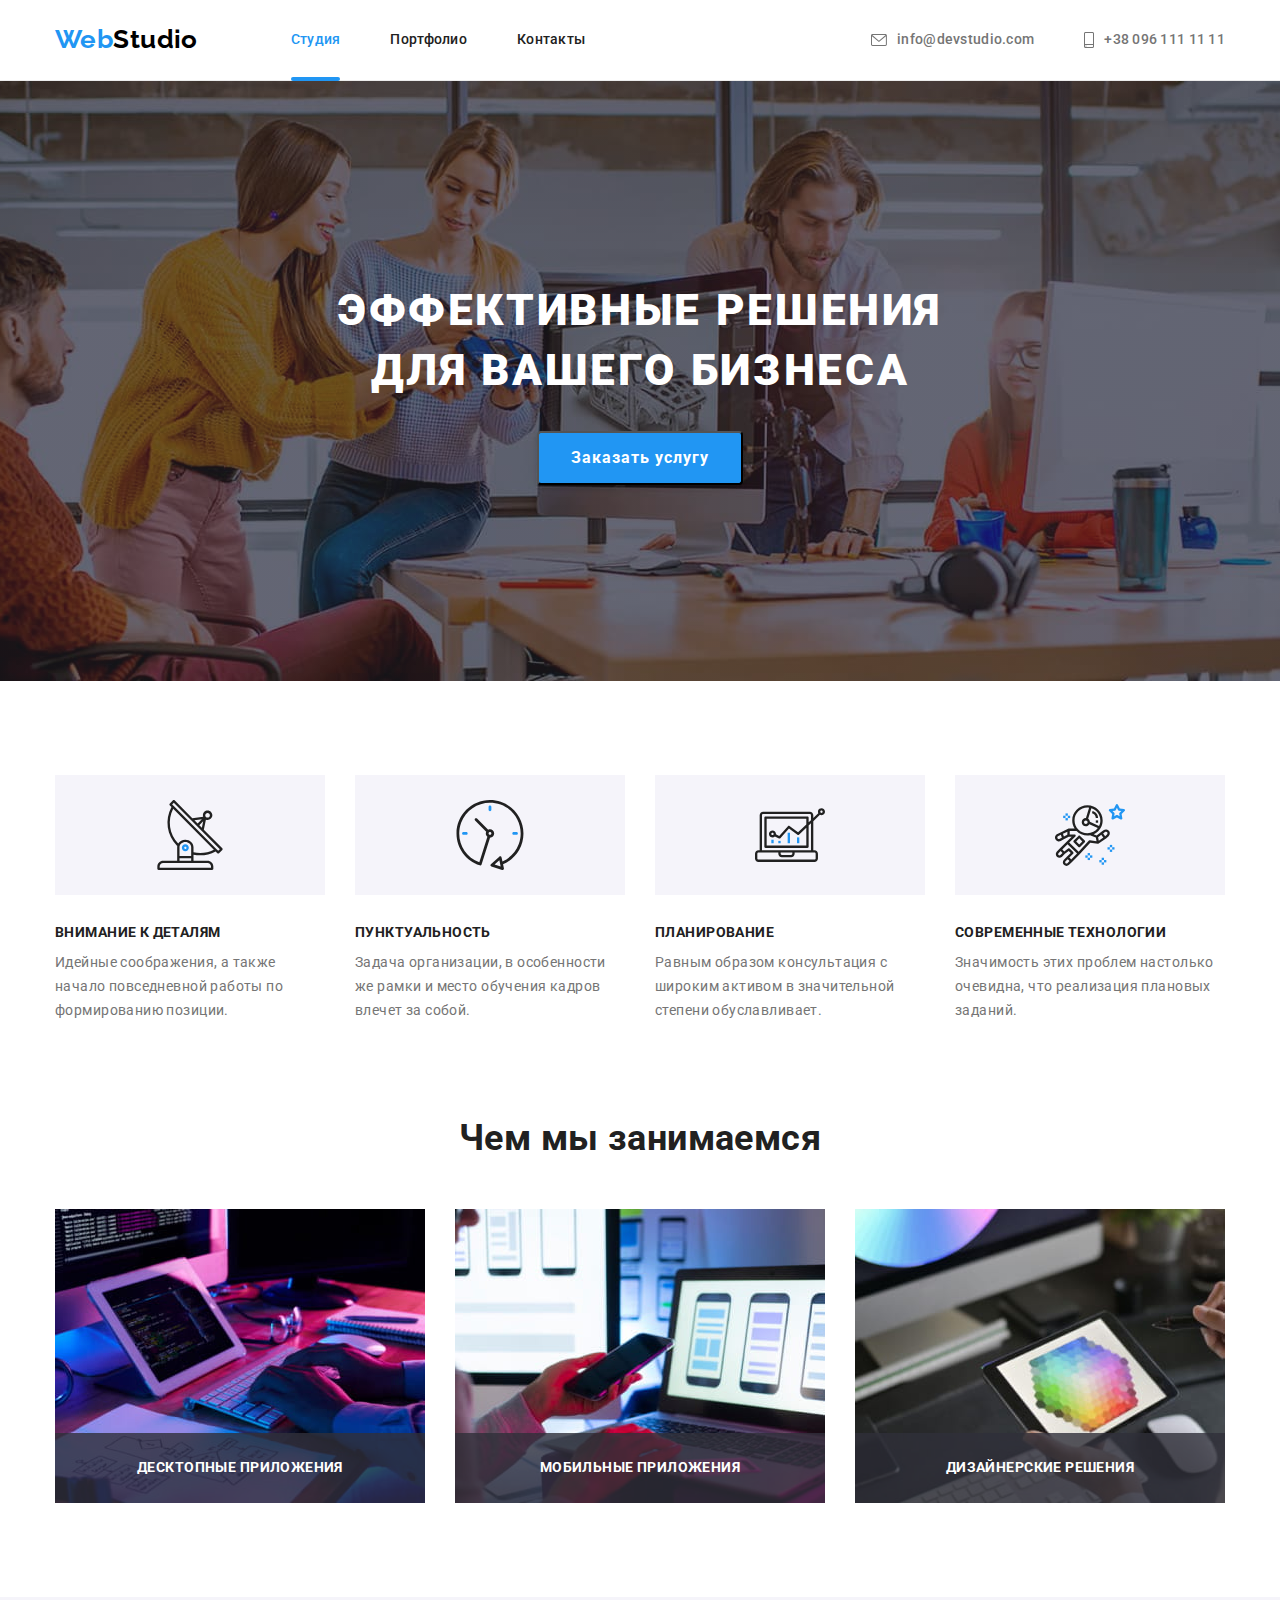
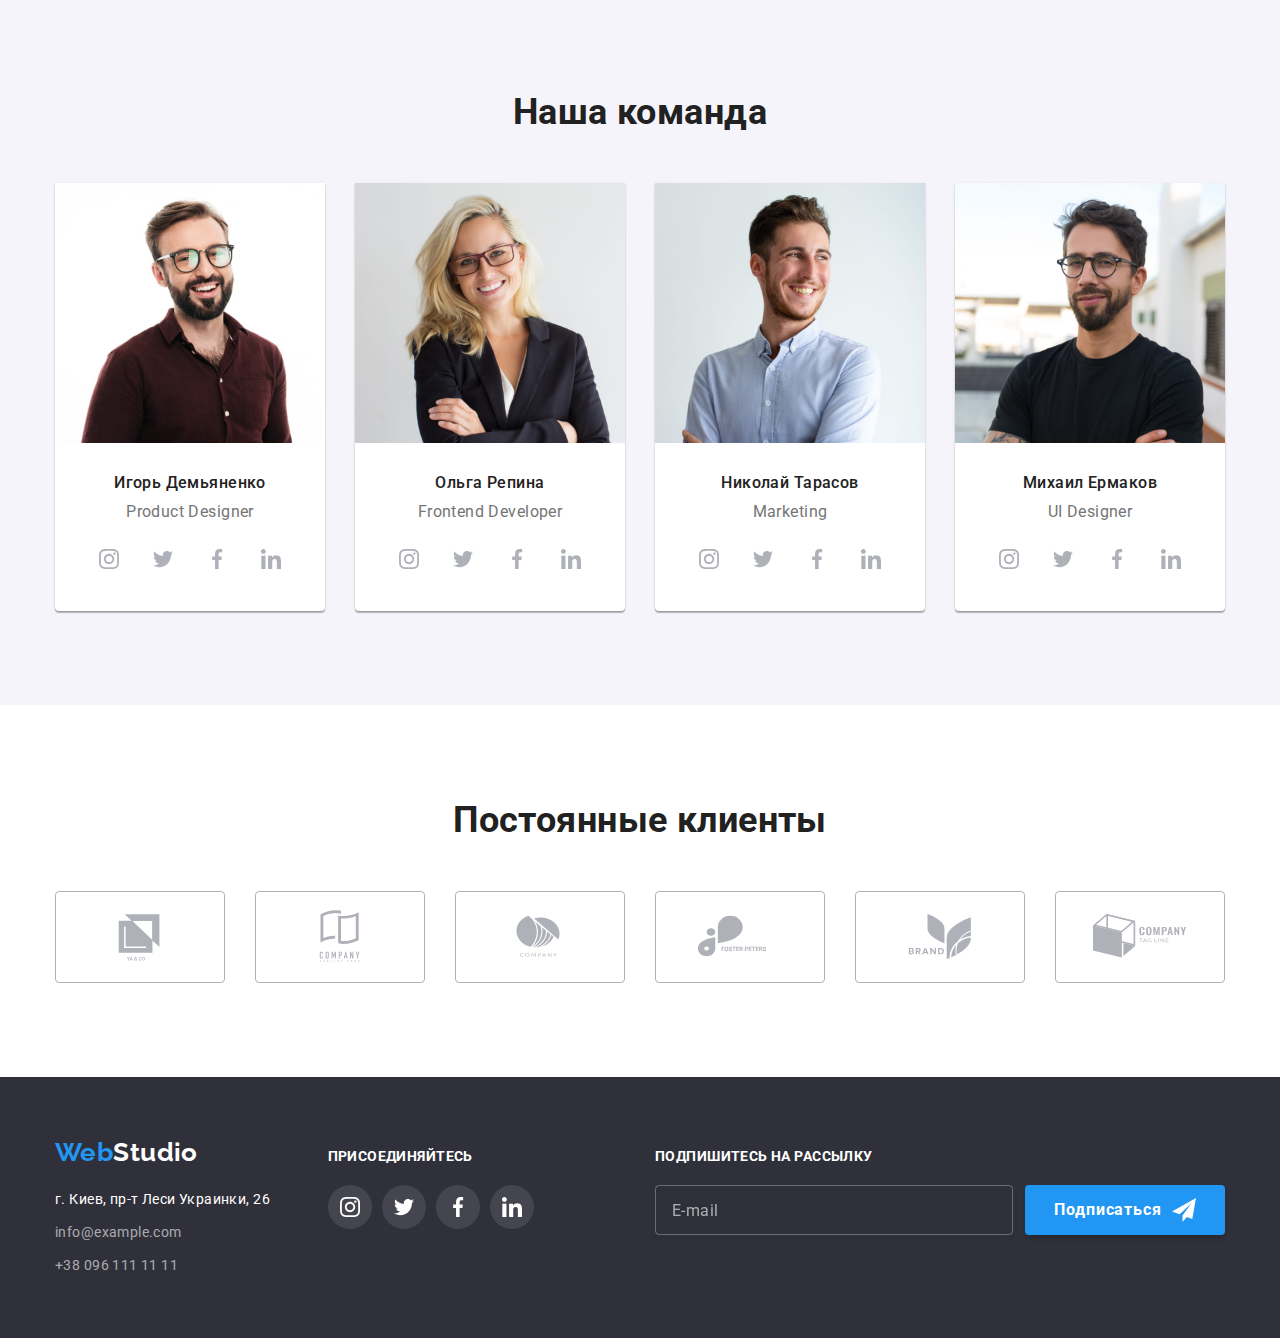
<file: index.html>
<!DOCTYPE html>
<html lang="ru">
  <head>
    <meta charset="UTF-8" />
    <meta http-equiv="X-UA-Compatible" content="IE=edge" />
    <meta name="viewport" content="width=device-width, initial-scale=1.0" />
    <title>Студия</title>
    <link
      rel="stylesheet"
      href="https://cdnjs.cloudflare.com/ajax/libs/modern-normalize/0.2.0/modern-normalize.min.css"
    />
    <link rel="preconnect" href="https://fonts.gstatic.com" />
    <link
      href="https://fonts.googleapis.com/css2?family=Raleway:wght@700&family=Roboto:wght@400;500;700;900&display=swap"
      rel="stylesheet"
    />
    <link rel="stylesheet" href="./css/main.min.css" />
  </head>
  <body>
    <header class="page-header">
      <div class="page-header__container container">
        <nav class="nav">
          <a class="link logo logo--margin-right" href="./index.html"
            ><span class="logo__web">Web</span><span class="logo__studio--dark">Studio</span></a
          >
          <ul class="nav__list list">
            <li class="nav__item"><a class="nav__link nav__link--current link" href="./index.html">Студия</a></li>
            <li class="nav__item"><a class="nav__link nav__link--dark link" href="./portfolio.html">Портфолио</a></li>
            <li class="nav__item"><a class="nav__link nav__link--dark link" href="">Контакты</a></li>
          </ul>
        </nav>
        <ul class="nav__list nav__list--column list">
          <li class="nav__item--column">
            <a class="nav__link link nav__link--column" href="mailto:info@devstudio.com">
              <svg class="nav__icon nav__icon--mail">
                <use href="./images/svg/icons.svg#icon-envelope"></use>
              </svg>
              info@devstudio.com</a
            >
          </li>
          <li class="nav__item--column">
            <a class="link nav__link nav__link--column" href="tel:+380961111111">
              <svg class="nav__icon--phone">
                <use href="./images/svg/icons.svg#icon-smartphone"></use>
              </svg>
              +38 096 111 11 11</a
            >
          </li>
        </ul>
        <button class="mobile-menu__button" data-menu-button>
          <svg class="mobile-menu__icon">
            <use class="mobile-menu__icon mobile-menu__icon--menu" href="./images/svg/icons.svg#icon-menu"></use>
            <use class="mobile-menu__icon mobile-menu__icon--cross" href="./images/svg/icons.svg#icon-cross"></use>
          </svg>
        </button>
      </div>
    </header>
    <div class="mobile-menu" data-menu>
      <ul class="mobile-menu__list list">
        <li class="mobile-menu__item">
          <a class="mobile-menu__link mobile-menu__link--current link" href="./index.html">Студия</a>
        </li>
        <li class="mobile-menu__item">
          <a class="mobile-menu__link nav__link--dark link" href="./portfolio.html">Портфолио</a>
        </li>
        <li class="mobile-menu__item"><a class="mobile-menu__link nav__link--dark link" href="">Контакты</a></li>
      </ul>
      <ul class="mobile-menu__list mobile-menu__list--bottom list">
        <li class="mobile-menu__item">
          <a class="link mobile-menu__link mobile-menu__link--mobile" href="tel:+380961111111"> +38 096 111 11 11</a>
        </li>
        <li class="mobile-menu__item">
          <a class="mobile-menu__link link mobile-menu__link--mail" href="mailto:info@devstudio.com">
            info@devstudio.com</a
          >
        </li>
      </ul>
      <ul class="socials-menu__list list">
        <li class="socials-menu__item">
          <a class="socials-menu__link link" href="">Instagram</a>
        </li>
        <li class="socials-menu__item">
          <a class="socials-menu__link link" href="">Twitter</a>
        </li>
        <li class="socials-menu__item">
          <a class="socials-menu__link link" href="">Facebook</a>
        </li>
        <li class="socials-menu__item">
          <a class="socials-menu__link link" href="">LinkedIn</a>
        </li>
      </ul>
    </div>
    <main>
      <section class="hero">
        <div class="container">
          <h1 class="hero__title">
            Эффективные решения <br />
            для вашего бизнеса
          </h1>
          <button data-modal-open class="button hero__button" type="button">Заказать услугу</button>
        </div>
      </section>
      <section class="advantages">
        <div class="container">
          <h2 class="visually-hidden">Наши преимущества</h2>
          <ul class="grid list advantages__list">
            <li class="grid__item advantages__item advantages__item--details">
              <h3 class="advantages__title">Внимание к деталям</h3>
              <p class="advantages__text">
                Идейные соображения, а также начало повседневной работы по формированию позиции.
              </p>
            </li>
            <li class="grid__item advantages__item advantages__item--time">
              <h3 class="advantages__title">Пунктуальность</h3>
              <p class="advantages__text">
                Задача организации, в особенности же рамки и место обучения кадров влечет за собой.
              </p>
            </li>
            <li class="grid__item advantages__item advantages__item--plan">
              <h3 class="advantages__title">Планирование</h3>
              <p class="advantages__text">
                Равным образом консультация с широким активом в значительной степени обуславливает.
              </p>
            </li>
            <li class="grid__item advantages__item advantages__item--techno">
              <h3 class="advantages__title">Современные технологии</h3>
              <p class="advantages__text">
                Значимость этих проблем настолько очевидна, что реализация плановых заданий.
              </p>
            </li>
          </ul>
        </div>
      </section>
      <section class="service">
        <div class="container">
          <h2 class="service__title">Чем мы занимаемся</h2>
          <ul class="grid list">
            <li class="grid__item service__item">
              <div class="service__thumb">
                <picture>
                  <source
                    srcset="./images/desktop/box_1.jpg 1x, ./images/desktop/box_1@2x.jpg 2x"
                    media="(min-width: 1200px)"
                    type="image/jpeg"
                  />
                  <img src="./images/desktop/box_1.jpg" width="370" alt="Набор текста" />
                </picture>
                <div class="service__label">
                  <p class="service__text">Десктопные приложения</p>
                </div>
              </div>
            </li>
            <li class="grid__item service__item">
              <div class="service__thumb">
                <picture>
                  <source
                    srcset="./images/desktop/box_2.jpg 1x, ./images/desktop/box_2@2x.jpg 2x"
                    type="image/jpeg"
                    media="(min-width: 1200px)"
                  />
                  <img src="./images/desktop/box_2.jpg" width="370" alt="ПО для телефонов" />
                </picture>
                <div class="service__label">
                  <p class="service__text">Мобильные приложения</p>
                </div>
              </div>
            </li>
            <li class="grid__item service__item">
              <div class="service__thumb">
                <picture>
                  <source
                    srcset="./images/desktop/box_3.jpg 1x, ./images/desktop/box_3@2x.jpg 2x"
                    type="image/jpeg"
                    media="(min-width: 1200px)"
                  />
                  <img src="./images/desktop/box_3.jpg" width="370" alt="ПО для планшетов" />
                </picture>
                <div class="service__label">
                  <p class="service__text">Дизайнерские решения</p>
                </div>
              </div>
            </li>
          </ul>
        </div>
      </section>
      <section class="team">
        <div class="container">
          <h2 class="team__title">Наша команда</h2>
          <ul class="list team__list grid">
            <li class="grid__item team__item">
              <picture>
                <source
                  srcset="./images/desktop/igor-desk.jpg 1x, ./images/desktop/igor-desk@2x.jpg 2x"
                  media="(min-width: 1200px)"
                  type="image/jpeg"
                />
                <source
                  srcset="./images/tablet/igor-tab.jpg 1x, ./images/tablet/igor-tab@2x.jpg 2x"
                  media="(min-width: 768px)"
                  type="image/jpeg"
                />
                <source
                  srcset="./images/mobile/igor-mob.jpg 1x, ./images/mobile/igor-mob@2x.jpg 2x"
                  media="(max-width: 767px)"
                  type="image/jpeg"
                />
                <img src="./images/desktop/igor-desk.jpg" width="450" alt="Игорь Демьяненко" />
              </picture>
              <div class="team__label">
                <h3 class="team__name">Игорь Демьяненко</h3>
                <p class="team__position" lang="en">Product Designer</p>
                <ul class="list connection__list connection__list--centered">
                  <li class="connection__item">
                    <a href="" class="connection__link" target="_blank" rel="noopener noreferrer">
                      <svg class="connection__icon">
                        <use href="./images/svg/icons.svg#icon-instagram"></use>
                      </svg>
                    </a>
                  </li>
                  <li class="connection__item">
                    <a href="" class="connection__link" target="_blank" rel="noopener noreferrer">
                      <svg class="connection__icon">
                        <use href="./images/svg/icons.svg#icon-twitter"></use>
                      </svg>
                    </a>
                  </li>
                  <li class="connection__item">
                    <a href="" class="connection__link" target="_blank" rel="noopener noreferrer">
                      <svg class="connection__icon">
                        <use href="./images/svg/icons.svg#icon-facebook"></use>
                      </svg>
                    </a>
                  </li>
                  <li class="connection__item">
                    <a href="" class="connection__link" target="_blank" rel="noopener noreferrer">
                      <svg class="connection__icon">
                        <use href="./images/svg/icons.svg#icon-linkedin"></use>
                      </svg>
                    </a>
                  </li>
                </ul>
              </div>
            </li>
            <li class="grid__item team__item">
              <picture>
                <source
                  srcset="./images/desktop/olga-desk.jpg 1x, ./images/desktop/olga-desk@2x.jpg 2x"
                  media="(min-width: 1200px)"
                  type="image/jpeg"
                />
                <source
                  srcset="./images/tablet/olga-tab.jpg 1x, ./images/tablet/olga-tab@2x.jpg 2x"
                  media="(min-width: 768px)"
                  type="image/jpeg"
                />
                <source
                  srcset="./images/mobile/olga-mob.jpg 1x, ./images/mobile/olga-mob@2x.jpg 2x"
                  media="(max-width: 767px)"
                  type="image/jpeg"
                />
                <img src="./images/desktop/olga-desk.jpg" width="450" alt="Ольга Репина" />
              </picture>
              <div class="team__label">
                <h3 class="team__name">Ольга Репина</h3>
                <p class="team__position" lang="en">Frontend Developer</p>
                <ul class="list connection__list connection__list--centered">
                  <li class="connection__item">
                    <a href="" class="connection__link" target="_blank" rel="noopener noreferrer">
                      <svg class="connection__icon">
                        <use href="./images/svg/icons.svg#icon-instagram"></use>
                      </svg>
                    </a>
                  </li>
                  <li class="connection__item">
                    <a href="" class="connection__link" target="_blank" rel="noopener noreferrer">
                      <svg class="connection__icon">
                        <use href="./images/svg/icons.svg#icon-twitter"></use>
                      </svg>
                    </a>
                  </li>
                  <li class="connection__item">
                    <a href="" class="connection__link" target="_blank" rel="noopener noreferrer">
                      <svg class="connection__icon">
                        <use href="./images/svg/icons.svg#icon-facebook"></use>
                      </svg>
                    </a>
                  </li>
                  <li class="connection__item">
                    <a href="" class="connection__link" target="_blank" rel="noopener noreferrer">
                      <svg class="connection__icon">
                        <use href="./images/svg/icons.svg#icon-linkedin"></use>
                      </svg>
                    </a>
                  </li>
                </ul>
              </div>
            </li>
            <li class="grid__item team__item">
              <picture>
                <source
                  srcset="./images/desktop/nikola-desk.jpg 1x, ./images/desktop/nikola-desk@2x.jpg 2x"
                  media="(min-width: 1200px)"
                  type="image/jpeg"
                />
                <source
                  srcset="./images/tablet/nikola-tab.jpg 1x, ./images/tablet/nikola-tab@2x.jpg 2x"
                  media="(min-width: 768px)"
                  type="image/jpeg"
                />
                <source
                  srcset="./images/mobile/nikola-mob.jpg 1x, ./images/mobile/nikola-mob@2x.jpg 2x"
                  media="(max-width: 767px)"
                  type="image/jpeg"
                />
                <img src="./images/desktop/nikola-desk.jpg" width="450" alt="Николай Тарасов" />
              </picture>

              <div class="team__label">
                <h3 class="team__name">Николай Тарасов</h3>
                <p class="team__position" lang="en">Marketing</p>
                <ul class="list connection__list connection__list--centered">
                  <li class="connection__item">
                    <a href="" class="connection__link" target="_blank" rel="noopener noreferrer">
                      <svg class="connection__icon">
                        <use href="./images/svg/icons.svg#icon-instagram"></use>
                      </svg>
                    </a>
                  </li>
                  <li class="connection__item">
                    <a href="" class="connection__link" target="_blank" rel="noopener noreferrer">
                      <svg class="connection__icon">
                        <use href="./images/svg/icons.svg#icon-twitter"></use>
                      </svg>
                    </a>
                  </li>
                  <li class="connection__item">
                    <a href="" class="connection__link" target="_blank" rel="noopener noreferrer">
                      <svg class="connection__icon">
                        <use href="./images/svg/icons.svg#icon-facebook"></use>
                      </svg>
                    </a>
                  </li>
                  <li class="connection__item">
                    <a href="" class="connection__link" target="_blank" rel="noopener noreferrer">
                      <svg class="connection__icon">
                        <use href="./images/svg/icons.svg#icon-linkedin"></use>
                      </svg>
                    </a>
                  </li>
                </ul>
              </div>
            </li>
            <li class="grid__item team__item">
              <picture>
                <source
                  srcset="./images/desktop/mihail-desk.jpg 1x, ./images/desktop/mihail-desk@2x.jpg 2x"
                  media="(min-width: 1200px)"
                  type="image/jpeg"
                />
                <source
                  srcset="./images/tablet/mihail-tab.jpg 1x, ./images/tablet/mihail-tab@2x.jpg 2x"
                  media="(min-width: 768px)"
                  type="image/jpeg"
                />
                <source
                  srcset="./images/mobile/mihail-mob.jpg 1x, ./images/mobile/mihail-mob@2x.jpg 2x"
                  media="(max-width: 767px)"
                  type="image/jpeg"
                />
                <img src="./images/desktop/mihail-desk.jpg" width="450" alt="Михаил Ермаков" />
              </picture>
              <div class="team__label">
                <h3 class="team__name">Михаил Ермаков</h3>
                <p class="team__position" lang="en">UI Designer</p>
                <ul class="list connection__list connection__list--centered">
                  <li class="connection__item">
                    <a href="" class="connection__link" target="_blank" rel="noopener noreferrer">
                      <svg class="connection__icon">
                        <use href="./images/svg/icons.svg#icon-instagram"></use>
                      </svg>
                    </a>
                  </li>
                  <li class="connection__item">
                    <a href="" class="connection__link" target="_blank" rel="noopener noreferrer">
                      <svg class="connection__icon">
                        <use href="./images/svg/icons.svg#icon-twitter"></use>
                      </svg>
                    </a>
                  </li>
                  <li class="connection__item">
                    <a href="" class="connection__link" target="_blank" rel="noopener noreferrer">
                      <svg class="connection__icon">
                        <use href="./images/svg/icons.svg#icon-facebook"></use>
                      </svg>
                    </a>
                  </li>
                  <li class="connection__item">
                    <a href="" class="connection__link" target="_blank" rel="noopener noreferrer">
                      <svg class="connection__icon">
                        <use href="./images/svg/icons.svg#icon-linkedin"></use>
                      </svg>
                    </a>
                  </li>
                </ul>
              </div>
            </li>
          </ul>
        </div>
      </section>
      <section class="clients">
        <div class="container">
          <h2 class="clients__title">Постоянные клиенты</h2>
          <ul class="list clients__list grid">
            <li class="clients__item grid__item">
              <a href="" class="clients__link" target="_blank" rel="noopener noreferrer">
                <svg class="clients__icon" width="106px" height="60px">
                  <use href="./images/svg/icons.svg#icon-logo-1"></use>
                </svg>
              </a>
            </li>
            <li class="clients__item grid__item">
              <a href="" class="clients__link" target="_blank" rel="noopener noreferrer">
                <svg class="clients__icon" width="106px" height="60px">
                  <use href="./images/svg/icons.svg#icon-logo-2"></use>
                </svg>
              </a>
            </li>
            <li class="clients__item grid__item">
              <a href="" class="clients__link" target="_blank" rel="noopener noreferrer">
                <svg class="clients__icon" width="106px" height="60px">
                  <use href="./images/svg/icons.svg#icon-logo-3"></use>
                </svg>
              </a>
            </li>
            <li class="clients__item grid__item">
              <a href="" class="clients__link" target="_blank" rel="noopener noreferrer">
                <svg class="clients__icon" width="106px" height="60px">
                  <use href="./images/svg/icons.svg#icon-logo-4"></use>
                </svg>
              </a>
            </li>
            <li class="clients__item grid__item">
              <a href="" class="clients__link" target="_blank" rel="noopener noreferrer">
                <svg class="clients__icon" width="106px" height="60px">
                  <use href="./images/svg/icons.svg#icon-logo-5"></use>
                </svg>
              </a>
            </li>
            <li class="clients__item grid__item">
              <a href="" class="clients__link" target="_blank" rel="noopener noreferrer">
                <svg class="clients__icon" width="106px" height="60px">
                  <use href="./images/svg/icons.svg#icon-logo-6"></use>
                </svg>
              </a>
            </li>
          </ul>
        </div>
      </section>
    </main>
    <footer class="page-footer">
      <div class="page-footer__container container">
        <div class="page-footer__information">
          <a class="logo--margin-bottom logo link" href="./index.html"
            ><span class="logo__web">Web</span><span class="logo__studio--light">Studio</span></a
          >
          <address class="page-footer__address">
            <a
              class="link page-footer__link page-footer__link--map"
              href="https://goo.gl/maps/1DNoKF33UTmtUTMx8"
              target="_blank"
              rel="noopener norefferer"
              >г. Киев, пр-т Леси Украинки, 26</a
            >
            <br />
            <a class="link page-footer__link page-footer__link--info" href="mailto:info@example.com">info@example.com</a
            ><br />
            <a class="link page-footer__link page-footer__link--info" href="tel:+380961111111">+38 096 111 11 11</a
            ><br />
          </address>
        </div>
        <div class="connection">
          <h2 class="connection__title">присоединяйтесь</h2>
          <ul class="list connection__list connection__list--footer">
            <li class="connection__item">
              <a href="" class="link connection__link connection-link--white" target="_blank" rel="noopener noreferrer">
                <svg class="connection__icon">
                  <use href="./images/svg/icons.svg#icon-instagram"></use>
                </svg>
              </a>
            </li>
            <li class="connection__item">
              <a href="" class="link connection__link connection-link--white" target="_blank" rel="noopener noreferrer">
                <svg class="connection__icon">
                  <use href="./images/svg/icons.svg#icon-twitter"></use>
                </svg>
              </a>
            </li>
            <li class="connection__item">
              <a href="" class="link connection__link connection-link--white" target="_blank" rel="noopener noreferrer">
                <svg class="connection__icon">
                  <use href="./images/svg/icons.svg#icon-facebook"></use>
                </svg>
              </a>
            </li>
            <li class="connection__item">
              <a href="" class="link connection__link connection-link--white" target="_blank" rel="noopener noreferrer">
                <svg class="connection__icon">
                  <use href="./images/svg/icons.svg#icon-linkedin"></use>
                </svg>
              </a>
            </li>
          </ul>
        </div>
        <div class="subscription">
          <h2 class="subscription__title">Подпишитесь на рассылку</h2>
          <form class="subscription__form" autocomplete="off">
            <input type="email" name="email" class="subscription__form--email" placeholder="E-mail" />
            <button type="submit" class="subscription__form--submit submit">Подписаться</button>
          </form>
        </div>
      </div>
    </footer>
    <div class="backdrop is-hidden" data-modal>
      <div class="modal">
        <button aria-label="Закрыть окно" class="modal__button--close" data-modal-close>
          <svg class="modal__icon">
            <use class="modal__icon--close" href="./images/svg/icons.svg#icon-cross"></use>
          </svg>
        </button>
        <form class="main-form" autocomplete="off">
          <h2 class="main-form__title">Оставьте свои данные, мы вам перезвоним</h2>
          <div class="main-form__field">
            <label class="main-form__label">
              Имя
              <input class="main-form__input" type="text" name="username" />
              <span>
                <svg class="main-form__icon">
                  <use href="./images/svg/icons.svg#icon-person-modal"></use>
                </svg>
              </span>
            </label>
          </div>
          <div class="main-form__field">
            <label class="main-form__label">
              Телефон
              <input class="main-form__input" type="tel" name="phone_number" />
              <span>
                <svg class="main-form__icon">
                  <use href="./images/svg/icons.svg#icon-phone-modal"></use>
                </svg>
              </span>
            </label>
          </div>
          <div class="main-form__field">
            <label class="main-form__label">
              Почта
              <input class="main-form__input" type="email" name="email" />
              <span>
                <svg class="main-form__icon">
                  <use href="./images/svg/icons.svg#icon-email-modal"></use>
                </svg>
              </span>
            </label>
          </div>
          <div class="main-form__field">
            <label class="main-form__label">
              Комментарий
              <textarea
                class="main-form__input main-form__input--comment"
                name="comment"
                placeholder="Введите текст"
              ></textarea>
            </label>
          </div>
          <div class="checkbox">
            <label class="checkbox__label">
              <input type="checkbox" name="agreement" class="checkbox__input visually-hidden" />
              <span class="checkbox__icon"> </span>
              <p class="checkbox__text">
                Соглашаюсь с рассылкой и принимаю <a class="checkbox__link" href="">Условия договора</a>
              </p>
            </label>
          </div>
          <button type="submit" class="submit main-form__submit">Отправить</button>
        </form>
      </div>
    </div>
    <script src="./js/mobile-menu.js"></script>
    <script src="./js/modal.js"></script>
  </body>
</html>
</file>
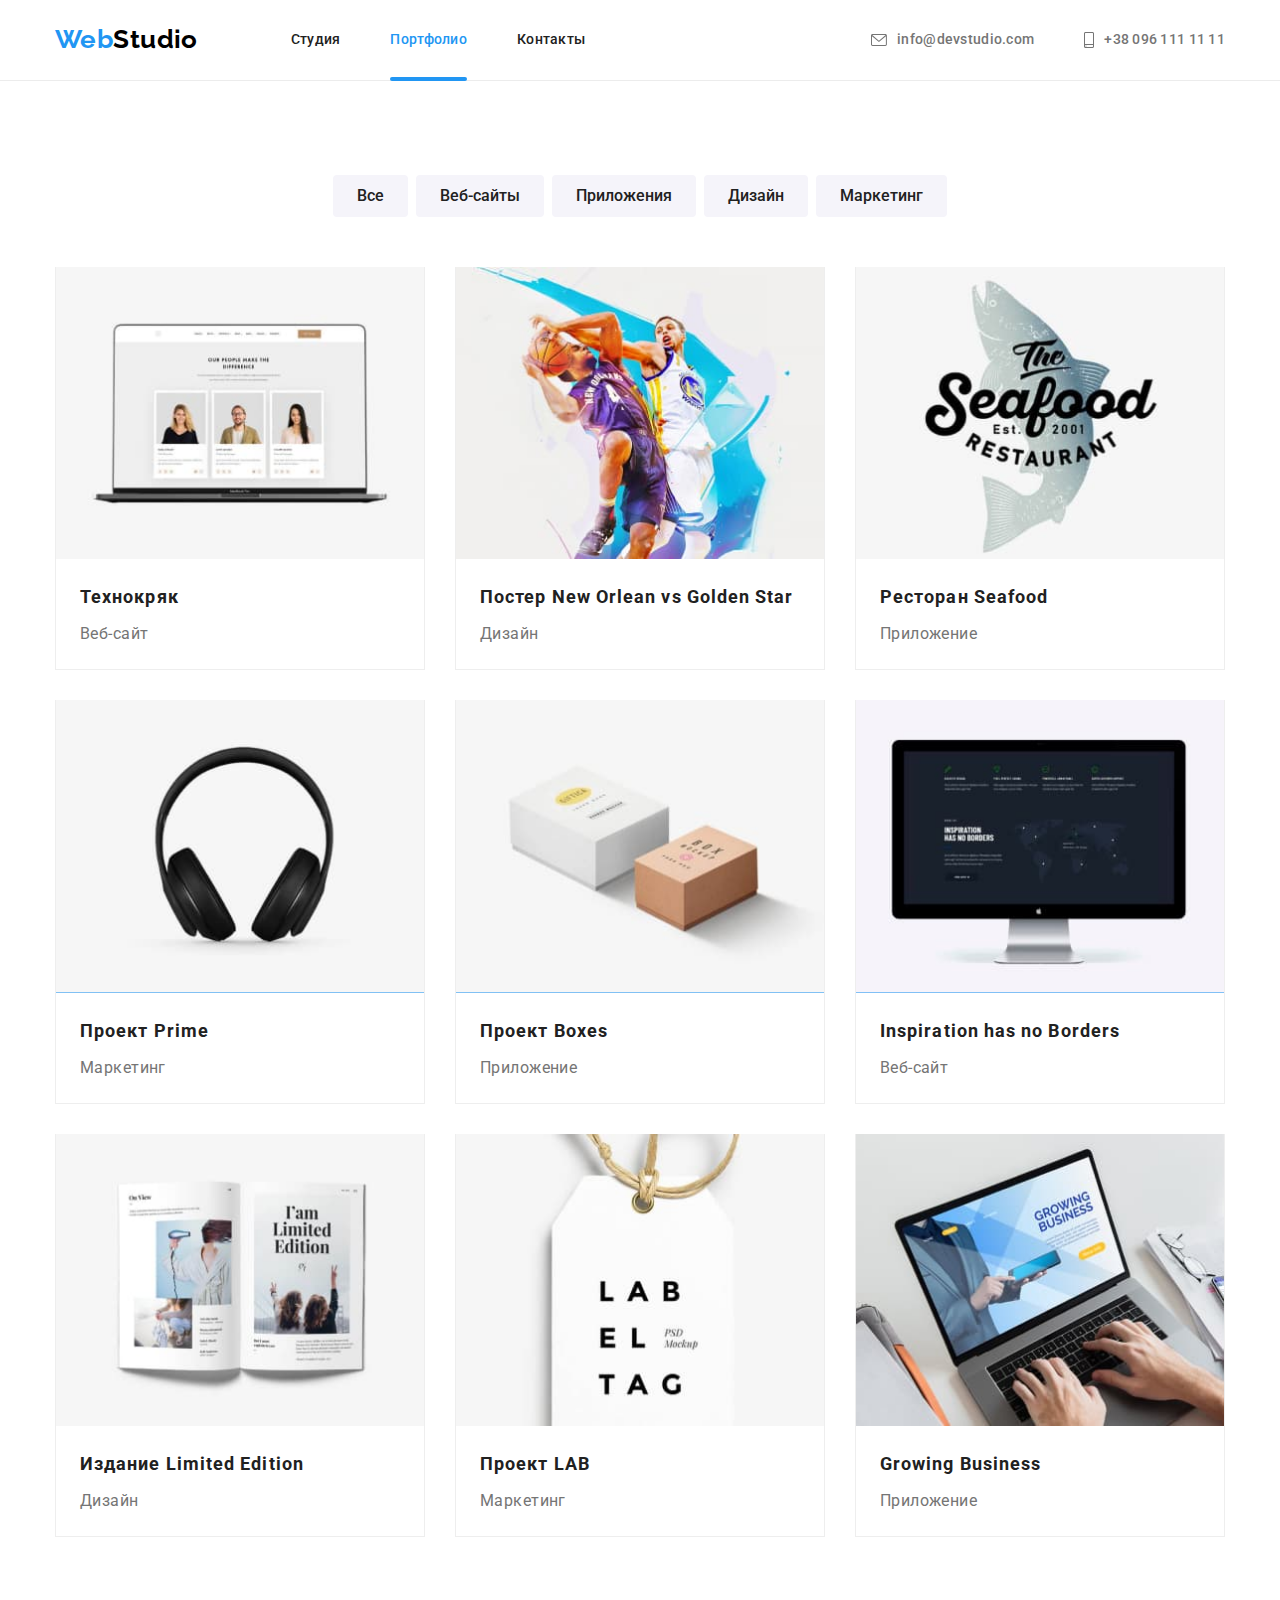
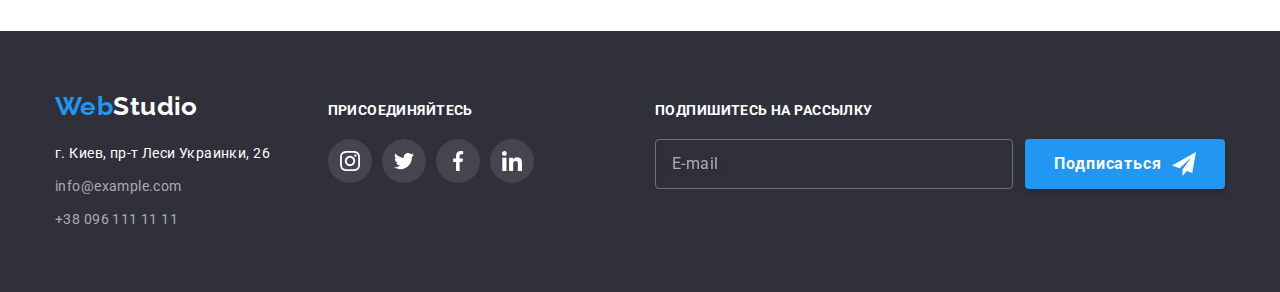
<file: portfolio.html>
<!DOCTYPE html>
<html lang="ru">
  <head>
    <meta charset="UTF-8" />
    <meta http-equiv="X-UA-Compatible" content="IE=edge" />
    <meta name="viewport" content="width=device-width, initial-scale=1.0" />
    <title>Портфолио</title>
    <link
      rel="stylesheet"
      href="https://cdnjs.cloudflare.com/ajax/libs/modern-normalize/0.2.0/modern-normalize.min.css"
    />
    <link rel="preconnect" href="https://fonts.gstatic.com" />
    <link
      href="https://fonts.googleapis.com/css2?family=Raleway:wght@700&family=Roboto:wght@400;500;700;900&display=swap"
      rel="stylesheet"
    />
    <link rel="stylesheet" href="./css/main.min.css" />
  </head>
  <body>
    <header class="page-header">
      <div class="page-header__container container">
        <nav class="nav">
          <a class="link logo logo--margin-right" href="./index.html"
            ><span class="logo__web">Web</span><span class="logo__studio--dark">Studio</span></a
          >
          <ul class="nav__list list">
            <li class="nav__item"><a class="nav__link link nav__link--dark" href="./index.html">Студия</a></li>
            <li class="nav__item">
              <a class="nav__link link nav__link--current" href="./portfolio.html">Портфолио</a>
            </li>
            <li class="nav__item"><a class="nav__link nav__link--dark link" href="">Контакты</a></li>
          </ul>
        </nav>
        <ul class="nav__list nav__list--column list">
          <li class="nav__item--column">
            <a class="nav__link link nav__link--column" href="mailto:info@devstudio.com">
              <svg class="nav__icon nav__icon--mail">
                <use href="./images/svg/icons.svg#icon-envelope"></use>
              </svg>
              info@devstudio.com</a
            >
          </li>
          <li class="nav__item--column">
            <a class="link nav__link nav__link--column" href="tel:+380961111111">
              <svg class="nav__icon--phone">
                <use href="./images/svg/icons.svg#icon-smartphone"></use>
              </svg>
              +38 096 111 11 11</a
            >
          </li>
        </ul>
        <button class="mobile-menu__button" data-menu-button>
          <svg class="mobile-menu__icon">
            <use class="mobile-menu__icon mobile-menu__icon--menu" href="./images/svg/icons.svg#icon-menu"></use>
            <use class="mobile-menu__icon mobile-menu__icon--cross" href="./images/svg/icons.svg#icon-cross"></use>
          </svg>
        </button>
      </div>
    </header>
    <div class="mobile-menu" data-menu>
      <ul class="mobile-menu__list list">
        <li class="mobile-menu__item">
          <a class="mobile-menu__link nav__link--dark link" href="./index.html">Студия</a>
        </li>
        <li class="mobile-menu__item">
          <a class="mobile-menu__link mobile-menu__link--current link" href="./portfolio.html">Портфолио</a>
        </li>
        <li class="mobile-menu__item"><a class="mobile-menu__link nav__link--dark link" href="">Контакты</a></li>
      </ul>
      <ul class="mobile-menu__list mobile-menu__list--bottom list">
        <li class="mobile-menu__item">
          <a class="link mobile-menu__link mobile-menu__link--mobile" href="tel:+380961111111"> +38 096 111 11 11</a>
        </li>
        <li class="mobile-menu__item">
          <a class="mobile-menu__link link mobile-menu__link--mail" href="mailto:info@devstudio.com">
            info@devstudio.com</a
          >
        </li>
      </ul>
      <ul class="socials-menu__list list">
        <li class="socials-menu__item">
          <a class="socials-menu__link link" href="">Instagram</a>
        </li>
        <li class="socials-menu__item">
          <a class="socials-menu__link link" href="">Twitter</a>
        </li>
        <li class="socials-menu__item">
          <a class="socials-menu__link link" href="">Facebook</a>
        </li>
        <li class="socials-menu__item">
          <a class="socials-menu__link link" href="">LinkedIn</a>
        </li>
      </ul>
    </div>
    <main>
      <section class="portfolio">
        <div class="container">
          <h1 class="visually-hidden">Наши проекты</h1>
          <ul class="list portfolio__button-list">
            <li class="portfolio__button-item"><button class="button portfolio__button" type="button">Все</button></li>
            <li class="portfolio__button-item">
              <button class="button portfolio__button" type="button">Веб-сайты</button>
            </li>
            <li class="portfolio__button-item">
              <button class="button portfolio__button" type="button">Приложения</button>
            </li>
            <li class="portfolio__button-item">
              <button class="button portfolio__button" type="button">Дизайн</button>
            </li>
            <li class="portfolio__button-item">
              <button class="button portfolio__button" type="button">Маркетинг</button>
            </li>
          </ul>
          <ul class="list grid">
            <li class="grid__item portfolio__item">
              <div class="portfolio__thumb">
                <a class="link" href="">
                  <picture>
                    <source
                      srcset="./images/desktop/img1-desk.jpg 1x, ./images/desktop/img1-desk@2x.jpg 2x"
                      media="(min-width: 1200px)"
                      type="image/jpeg"
                    />
                    <source
                      srcset="./images/tablet/img1-tab.jpg 1x, ./images/tablet/img1-tab@2x.jpg 2x"
                      media="(min-width: 768px)"
                      type="image/jpeg"
                    />
                    <source
                      srcset="./images/mobile/img1-mob.jpg 1x, ./images/mobile/img1-mob@2x.jpg 2x"
                      media="(max-width: 767px)"
                      type="image/jpeg"
                    />
                    <img src="./images/desktop/img1-desk.jpg" width="450" alt="Технокряк" />
                  </picture>
                </a>
                <div class="portfolio__overlay">
                  <p class="portfolio__overlay--text">
                    Технокряк это современная площадка распространения коронавируса. Компании используют эту платформу
                    для цифрового шпионажа и атак на защищённые сервера конкурентов.
                  </p>
                </div>
              </div>
              <div class="portfolio__description">
                <h2 class="portfolio__title">Технокряк</h2>
                <p class="portfolio__label">Веб-сайт</p>
              </div>
            </li>
            <li class="grid__item portfolio__item">
              <div class="portfolio__thumb">
                <a class="link" href="">
                  <picture>
                    <source
                      srcset="./images/desktop/img2-desk.jpg 1x, ./images/desktop/img2-desk@2x.jpg 2x"
                      media="(min-width: 1200px)"
                      type="image/jpeg"
                    />
                    <source
                      srcset="./images/tablet/img2-tab.jpg 1x, ./images/tablet/img2-tab@2x.jpg 2x"
                      media="(min-width: 768px)"
                      type="image/jpeg"
                    />
                    <source
                      srcset="./images/mobile/img2-mob.jpg 1x, ./images/mobile/img2-mob@2x.jpg 2x"
                      media="(max-width: 767px)"
                      type="image/jpeg"
                    />
                    <img src="./images/desktop/img2-desk.jpg" width="450" alt="Постер New Orlean vs Golden Star" />
                  </picture>
                </a>
                <div class="portfolio__overlay">
                  <p class="portfolio__overlay--text">
                    Технокряк это современная площадка распространения коронавируса. Компании используют эту платформу
                    для цифрового шпионажа и атак на защищённые сервера конкурентов.
                  </p>
                </div>
              </div>
              <div class="portfolio__description">
                <h2 class="portfolio__title">Постер New Orlean vs Golden Star</h2>
                <p class="portfolio__label">Дизайн</p>
              </div>
            </li>
            <li class="grid__item portfolio__item">
              <div class="portfolio__thumb">
                <a class="link" href="">
                  <picture>
                    <source
                      srcset="./images/desktop/img3-desk.jpg 1x, ./images/desktop/img3-desk@2x.jpg 2x"
                      media="(min-width: 1200px)"
                      type="image/jpeg"
                    />
                    <source
                      srcset="./images/tablet/img3-tab.jpg 1x, ./images/tablet/img3-tab@2x.jpg 2x"
                      media="(min-width: 768px)"
                      type="image/jpeg"
                    />
                    <source
                      srcset="./images/mobile/img3-mob.jpg 1x, ./images/mobile/img3-mob@2x.jpg 2x"
                      media="(max-width: 767px)"
                      type="image/jpeg"
                    />
                    <img src="./images/desktop/img3-desk.jpg" width="450" alt="Ресторан Seafood" />
                  </picture>
                </a>
                <div class="portfolio__overlay">
                  <p class="portfolio__overlay--text">
                    Технокряк это современная площадка распространения коронавируса. Компании используют эту платформу
                    для цифрового шпионажа и атак на защищённые сервера конкурентов.
                  </p>
                </div>
              </div>
              <div class="portfolio__description">
                <h2 class="portfolio__title">Ресторан Seafood</h2>
                <p class="portfolio__label">Приложение</p>
              </div>
            </li>
            <li class="grid__item portfolio__item">
              <div class="portfolio__thumb">
                <a class="link" href="">
                  <picture>
                    <source
                      srcset="./images/desktop/img4-desk.jpg 1x, ./images/desktop/img4-desk@2x.jpg 2x"
                      media="(min-width: 1200px)"
                      type="image/jpeg"
                    />
                    <source
                      srcset="./images/tablet/img4-tab.jpg 1x, ./images/tablet/img4-tab@2x.jpg 2x"
                      media="(min-width: 768px)"
                      type="image/jpeg"
                    />
                    <source
                      srcset="./images/mobile/img4-mob.jpg 1x, ./images/mobile/img4-mob@2x.jpg 2x"
                      media="(max-width: 767px)"
                      type="image/jpeg"
                    />
                    <img src="./images/desktop/img4-desk.jpg" width="450" alt="Проект Prime" />
                  </picture>
                </a>
                <div class="portfolio__overlay">
                  <p class="portfolio__overlay--text">
                    Технокряк это современная площадка распространения коронавируса. Компании используют эту платформу
                    для цифрового шпионажа и атак на защищённые сервера конкурентов.
                  </p>
                </div>
              </div>
              <div class="portfolio__description">
                <h2 class="portfolio__title">Проект Prime</h2>
                <p class="portfolio__label">Маркетинг</p>
              </div>
            </li>
            <li class="grid__item portfolio__item">
              <div class="portfolio__thumb">
                <a class="link" href="">
                  <picture>
                    <source
                      srcset="./images/desktop/img5-desk.jpg 1x, ./images/desktop/img5-desk@2x.jpg 2x"
                      media="(min-width: 1200px)"
                      type="image/jpeg"
                    />
                    <source
                      srcset="./images/tablet/img5-tab.jpg 1x, ./images/tablet/img5-tab@2x.jpg 2x"
                      media="(min-width: 768px)"
                      type="image/jpeg"
                    />
                    <source
                      srcset="./images/mobile/img5-mob.jpg 1x, ./images/mobile/img5-mob@2x.jpg 2x"
                      media="(max-width: 767px)"
                      type="image/jpeg"
                    />
                    <img src="./images/desktop/img5-desk.jpg" width="450" alt="Проект Boxes" />
                  </picture>
                </a>
                <div class="portfolio__overlay">
                  <p class="portfolio__overlay--text">
                    Технокряк это современная площадка распространения коронавируса. Компании используют эту платформу
                    для цифрового шпионажа и атак на защищённые сервера конкурентов.
                  </p>
                </div>
              </div>
              <div class="portfolio__description">
                <h2 class="portfolio__title">Проект Boxes</h2>
                <p class="portfolio__label">Приложение</p>
              </div>
            </li>
            <li class="grid__item portfolio__item">
              <div class="portfolio__thumb">
                <a class="link" href="">
                  <picture>
                    <source
                      srcset="./images/desktop/img6-desk.jpg 1x, ./images/desktop/img6-desk@2x.jpg 2x"
                      media="(min-width: 1200px)"
                      type="image/jpeg"
                    />
                    <source
                      srcset="./images/tablet/img6-tab.jpg 1x, ./images/tablet/img6-tab@2x.jpg 2x"
                      media="(min-width: 768px)"
                      type="image/jpeg"
                    />
                    <source
                      srcset="./images/mobile/img6-mob.jpg 1x, ./images/mobile/img6-mob@2x.jpg 2x"
                      media="(max-width: 767px)"
                      type="image/jpeg"
                    />
                    <img src="./images/desktop/img6-desk.jpg" width="450" alt="Inspiration has no Borders" />
                  </picture>
                </a>
                <div class="portfolio__overlay">
                  <p class="portfolio__overlay--text">
                    Технокряк это современная площадка распространения коронавируса. Компании используют эту платформу
                    для цифрового шпионажа и атак на защищённые сервера конкурентов.
                  </p>
                </div>
              </div>
              <div class="portfolio__description">
                <h2 class="portfolio__title" lang="en">Inspiration has no Borders</h2>
                <p class="portfolio__label">Веб-сайт</p>
              </div>
            </li>
            <li class="grid__item portfolio__item">
              <div class="portfolio__thumb">
                <a class="link" href="">
                  <picture>
                    <source
                      srcset="./images/desktop/img7-desk.jpg 1x, ./images/desktop/img7-desk@2x.jpg 2x"
                      media="(min-width: 1200px)"
                      type="image/jpeg"
                    />
                    <source
                      srcset="./images/tablet/img7-tab.jpg 1x, ./images/tablet/img7-tab@2x.jpg 2x"
                      media="(min-width: 768px)"
                      type="image/jpeg"
                    />
                    <source
                      srcset="./images/mobile/img7-mob.jpg 1x, ./images/mobile/img7-mob@2x.jpg 2x"
                      media="(max-width: 767px)"
                      type="image/jpeg"
                    />
                    <img src="./images/desktop/img7-desk.jpg" width="450" alt="Издание Limited Edition" />
                  </picture>
                </a>
                <div class="portfolio__overlay">
                  <p class="portfolio__overlay--text">
                    Технокряк это современная площадка распространения коронавируса. Компании используют эту платформу
                    для цифрового шпионажа и атак на защищённые сервера конкурентов.
                  </p>
                </div>
              </div>
              <div class="portfolio__description">
                <h2 class="portfolio__title">Издание Limited Edition</h2>
                <p class="portfolio__label">Дизайн</p>
              </div>
            </li>
            <li class="grid__item portfolio__item">
              <div class="portfolio__thumb">
                <a class="link" href="">
                  <picture>
                    <source
                      srcset="./images/desktop/img8-desk.jpg 1x, ./images/desktop/img8-desk@2x.jpg 2x"
                      media="(min-width: 1200px)"
                      type="image/jpeg"
                    />
                    <source
                      srcset="./images/tablet/img8-tab.jpg 1x, ./images/tablet/img8-tab@2x.jpg 2x"
                      media="(min-width: 768px)"
                      type="image/jpeg"
                    />
                    <source
                      srcset="./images/mobile/img8-mob.jpg 1x, ./images/mobile/img8-mob@2x.jpg 2x"
                      media="(max-width: 767px)"
                      type="image/jpeg"
                    />
                    <img src="./images/desktop/img8-desk.jpg" width="450" alt="Проект LAB" />
                  </picture>
                </a>
                <div class="portfolio__overlay">
                  <p class="portfolio__overlay--text">
                    Технокряк это современная площадка распространения коронавируса. Компании используют эту платформу
                    для цифрового шпионажа и атак на защищённые сервера конкурентов.
                  </p>
                </div>
              </div>
              <div class="portfolio__description">
                <h2 class="portfolio__title">Проект LAB</h2>
                <p class="portfolio__label">Маркетинг</p>
              </div>
            </li>
            <li class="grid__item portfolio__item">
              <div class="portfolio__thumb">
                <a class="link" href="">
                  <picture>
                    <source
                      srcset="./images/desktop/img9-desk.jpg 1x, ./images/desktop/img9-desk@2x.jpg 2x"
                      media="(min-width: 1200px)"
                      type="image/jpeg"
                    />
                    <source
                      srcset="./images/tablet/img9-tab.jpg 1x, ./images/tablet/img9-tab@2x.jpg 2x"
                      media="(min-width: 768px)"
                      type="image/jpeg"
                    />
                    <source
                      srcset="./images/mobile/img9-mob.jpg 1x, ./images/mobile/img9-mob@2x.jpg 2x"
                      media="(max-width: 767px)"
                      type="image/jpeg"
                    />
                    <img src="./images/desktop/img9-desk.jpg" width="450" alt="Growing Business" />
                  </picture>
                </a>
                <div class="portfolio__overlay">
                  <p class="portfolio__overlay--text">
                    Технокряк это современная площадка распространения коронавируса. Компании используют эту платформу
                    для цифрового шпионажа и атак на защищённые сервера конкурентов.
                  </p>
                </div>
              </div>
              <div class="portfolio__description">
                <h2 class="portfolio__title" lang="en">Growing Business</h2>
                <p class="portfolio__label">Приложение</p>
              </div>
            </li>
          </ul>
        </div>
      </section>
    </main>
    <footer class="page-footer">
      <div class="page-footer__container container">
        <div class="page-footer__information">
          <a class="logo--margin-bottom logo link" href="./index.html"
            ><span class="logo__web">Web</span><span class="logo__studio--light">Studio</span></a
          >
          <address class="page-footer__address">
            <a
              class="link page-footer__link page-footer__link--map"
              href="https://goo.gl/maps/1DNoKF33UTmtUTMx8"
              target="_blank"
              rel="noopener norefferer"
              >г. Киев, пр-т Леси Украинки, 26</a
            >
            <br />
            <a class="link page-footer__link page-footer__link--info" href="mailto:info@example.com">info@example.com</a
            ><br />
            <a class="link page-footer__link page-footer__link--info" href="tel:+380961111111">+38 096 111 11 11</a
            ><br />
          </address>
        </div>
        <div class="connection">
          <h2 class="connection__title">присоединяйтесь</h2>
          <ul class="list connection__list connection__list--footer">
            <li class="connection__item">
              <a href="" class="link connection__link connection-link--white" target="_blank" rel="noopener noreferrer">
                <svg class="connection__icon">
                  <use href="./images/svg/icons.svg#icon-instagram"></use>
                </svg>
              </a>
            </li>
            <li class="connection__item">
              <a href="" class="link connection__link connection-link--white" target="_blank" rel="noopener noreferrer">
                <svg class="connection__icon">
                  <use href="./images/svg/icons.svg#icon-twitter"></use>
                </svg>
              </a>
            </li>
            <li class="connection__item">
              <a href="" class="link connection__link connection-link--white" target="_blank" rel="noopener noreferrer">
                <svg class="connection__icon">
                  <use href="./images/svg/icons.svg#icon-facebook"></use>
                </svg>
              </a>
            </li>
            <li class="connection__item">
              <a href="" class="link connection__link connection-link--white" target="_blank" rel="noopener noreferrer">
                <svg class="connection__icon">
                  <use href="./images/svg/icons.svg#icon-linkedin"></use>
                </svg>
              </a>
            </li>
          </ul>
        </div>
        <div class="subscription">
          <h2 class="subscription__title">Подпишитесь на рассылку</h2>
          <form class="subscription__form" autocomplete="off">
            <input type="email" name="email" class="subscription__form--email" placeholder="E-mail" />
            <button type="submit" class="subscription__form--submit submit">Подписаться</button>
          </form>
        </div>
      </div>
    </footer>
    <script src="./js/mobile-menu.js"></script>
  </body>
</html>
</file>
<file: css/main.min.css>
:root{--main-text-color: #757575;--accent-color: #2196F3;--text-color:  #212121;--light-text-color: #ffffff;--dark-bg-color: #2F303A;--light-bg-color: #ECECEC;--filter-button-color:#F5F4FA;--logo-font: "Raleway", sans-serif;--logo-font-weight: 700;--grid__item: 1;--animation: 250ms cubic-bezier(0.4, 0, 0.2, 1)}.visually-hidden{position:absolute !important;clip:rect(1px 1px 1px 1px);clip:rect(1px, 1px, 1px, 1px);padding:0 !important;border:0 !important;height:1px !important;width:1px !important;overflow:hidden}.service{padding-bottom:94px}.service__title{font-weight:700;font-size:36px;line-height:1.17;text-align:center;color:var(--text-color);margin-bottom:50px}html{box-sizing:border-box}*,*::before,*::after{box-sizing:inherit}body{font-family:"Roboto", sans-serif;font-size:14px;line-height:1.71;letter-spacing:0.03em;color:var(--main-text-color)}body.modal-open{overflow:hidden}h1,h2,h3,h4,h5,h6,p{margin-top:0}img{display:block;width:100%;height:auto}address{font-style:normal}.link{text-decoration:none;color:inherit}.list{margin-top:0;margin-bottom:0;padding-left:0;list-style:none}.container{width:100%;padding-right:15px;padding-left:15px;margin-right:auto;margin-left:auto}@media screen and (min-width: 480px){.container{max-width:480px}}@media screen and (min-width: 768px){.container{max-width:768px}}@media screen and (min-width: 1200px){.container{max-width:1200px}}.button{font-family:inherit;font-weight:500;font-size:16px;line-height:1.63;text-align:center;color:var(--text-color);cursor:pointer;text-align:center}.submit{display:inline-flex;cursor:pointer;min-width:200px;height:50px;background:var(--accent-color);box-shadow:0px 4px 4px rgba(0,0,0,0.15);border-radius:4px;border:none;color:var(--light-text-color);font-size:16px;line-height:1.87;letter-spacing:0.06em;margin:0;padding:0;justify-content:center;align-items:center}.logo{display:block;font-family:"Raleway", sans-serif;font-weight:700;font-size:24px;line-height:1.17}@media screen and (min-width: 1200px){.logo{font-size:26px;line-height:1.19}}.logo--margin-right{margin-right:auto;padding-top:16px;padding-bottom:16px}@media screen and (min-width: 768px){.logo--margin-right{margin-right:88px;padding-top:26px;padding-bottom:26px}}@media screen and (min-width: 1200px){.logo--margin-right{margin-right:93px;padding-top:24px;padding-bottom:25px}}.logo__web{color:var(--accent-color)}.logo__studio--dark{color:#000000}.logo__studio--light{color:var(--light-text-color)}.logo--margin-bottom{display:flex;margin-bottom:20px}@media screen and (max-width: 1199.98px){.logo--margin-bottom{display:flex;justify-content:center}}.backdrop{position:fixed;z-index:104;top:0;left:0;width:100vw;height:100vh;background-color:rgba(0,0,0,0.2);opacity:1;transition:opacity var(--animation);overflow-y:scroll}.backdrop.is-hidden{opacity:0;visibility:hidden;pointer-events:none}.backdrop.is-hidden .modal{transform:translate(-50%, -50%) scale(0.9)}.modal{position:absolute;display:flex;max-width:450px;padding:40px;top:50%;left:50%;transform:translate(-50%, -50%) scale(1);box-shadow:0px 1px 3px rgba(0,0,0,0.12),0px 1px 1px rgba(0,0,0,0.14),0px 2px 1px rgba(0,0,0,0.2);border-radius:4px;background-color:var(--light-text-color);transition:transform var(--animation)}@media screen and (min-width: 480px){.modal{min-width:450px}}@media screen and (min-width: 1200px){.modal{min-width:528px}}.modal__button--close{cursor:pointer;position:absolute;top:8px;right:8px;display:flex;justify-content:center;align-items:center;width:30px;height:30px;background-color:var(--light-text-color);border-radius:50%;border:1px solid rgba(0,0,0,0.1);color:#000;transition:color var(--animation);padding:0px}.modal__button--close:hover .modal__icon,.modal__button--close:focus .modal__icon{fill:var(--accent-color)}.modal__icon--close{display:block;width:11px;height:11px}.main-form__title{display:flex;justify-content:center;align-items:center;min-height:23px;font-weight:700;font-size:20px;line-height:1.15;text-align:center;letter-spacing:0.03em;color:var(--text-color);margin-bottom:12px}.main-form__field+.main-form__field{margin-top:10px}.main-form__label{display:flex;flex-direction:column;position:relative;margin:0;padding:0;font-size:12px;line-height:1.17;letter-spacing:0.01em;color:var(--main-text-color)}.main-form__input{margin-top:4px;padding-left:42px;height:40px;border:1px solid rgba(33,33,33,0.2);box-sizing:border-box;border-radius:4px;transition:border var(--animation),outline var(--animation),color var(--animation)}.main-form__field:focus-within .main-form__input{border:1px solid var(--accent-color);outline:var(--accent-color);color:var(--accent-color)}.main-form__icon{width:18px;height:18px;position:absolute;top:29px;left:12px;fill:var(--text-color);transition:fill var(--animation)}.main-form__field:focus-within .main-form__icon{fill:var(--accent-color)}.main-form__input--comment{height:120px;resize:none;padding:12px 16px;margin-bottom:20px}.main-form__input--comment::placeholder{font-size:12px;line-height:14px;letter-spacing:0.01em;color:rgba(117,117,117,0.5)}.main-form__input--comment:not(:placeholder-shown){font-size:12px;line-height:14px;letter-spacing:0.01em}.checkbox__label{align-items:center;justify-content:center;display:flex;justify-content:center;align-items:center;margin-bottom:30px;font-size:12px;line-height:1.71;letter-spacing:0.03em;color:#757575}@media screen and (min-width: 1200px){.checkbox__label{font-size:14px;line-height:1.71}}.checkbox__icon{display:block;min-width:15px;min-height:15px;border:2px solid var(--text-color);border-radius:2px;transition:background-color var(--animation),background-image var(--animation)}.checkbox__input:checked+.checkbox__icon{background-color:var(--accent-color);background-image:url(../images/svg/check.svg);background-size:contain;background-origin:border-box;border-color:var(--accent-color);display:inline-block}.checkbox__text{display:inline-block;padding:0;margin:0;margin-left:8px}.checkbox__link{display:inline-flex;color:var(--accent-color)}.main-form__submit{display:flex;justify-content:center;align-items:center;margin-right:auto;margin-left:auto;padding:0;margin-top:0;transition:background-color var(--animation)}.main-form__submit:hover,.main-form__submit:focus{background-color:#188CE8}@media screen and (min-width: 768px) and (max-width: 1199.98px){.subscription{display:flex;width:100%;margin-top:60px;flex-direction:column;justify-content:center}}@media screen and (min-width: 1200px){.subscription{flex-basis:calc(50% - 15px);padding-top:12px}}.subscription__form{display:flex;justify-content:center;flex-direction:column}@media screen and (min-width: 1200px){.subscription__form{justify-content:space-between;flex-direction:row}}.subscription__form:not(:placeholder-shown)>.subscription__form--email{background-color:transparent;font-size:16px;line-height:1.25;letter-spacing:0.03em;color:var(--light-text-color)}.subscription__form input::placeholder{display:block;font-size:16px;line-height:1.25;letter-spacing:0.03em;color:rgba(255,255,255,0.6)}.subscription__form--email{width:100%;height:50px;padding-left:16px;margin-right:12px;background-color:transparent;border:1px solid rgba(255,255,255,0.3);filter:drop-shadow(0px 4px 4px rgba(0,0,0,0.15));border-radius:4px}@media screen and (min-width: 768px) and (max-width: 1199.98px){.subscription__form--email{margin-right:auto;margin-left:auto;width:450px}}.subscription__form--submit{font-weight:700;font-size:16px;line-height:1.87;letter-spacing:0.06em;width:200px;height:50px}@media screen and (max-width: 1199.98px){.subscription__form--submit{margin-top:20px;margin-right:auto;margin-left:auto}}.subscription__form--submit::after{display:flex;content:"";margin-left:10px;min-width:24px;min-height:24px;background-image:url(../images/svg/icon-send.svg);background-size:contain;background-repeat:no-repeat}.subscription__title{display:flex;line-height:1.14;text-transform:uppercase;color:var(--light-text-color);margin-bottom:20px;font-size:14px;justify-content:center}@media screen and (min-width: 1200px){.subscription__title{justify-content:flex-start}}.connection__list--footer{display:flex;margin:0;justify-content:center}@media screen and (min-width: 1200px){.connection__list--footer{justify-content:flex-start}}.connection__item+.connection__item{margin-left:10px}.connection__link{display:flex;justify-content:center;align-items:center;width:44px;height:44px;border-radius:50%;background-color:var(--light-text-color);fill:#AFB1B8;transition:fill var(--animation),background-color var(--animation)}.connection__link:hover,.connection__link:focus{fill:var(--light-text-color);background-color:var(--accent-color)}.connection-link--white{fill:var(--light-text-color);background-color:rgba(255,255,255,0.1)}.connection__icon{width:20px;height:20px}.connection__list--centered{display:flex;align-items:center;justify-content:center}.connection{display:block;text-align:center;margin-right:auto;margin-left:auto}@media screen and (max-width: 767.98px){.connection{padding-top:60px;padding-bottom:60px}}@media screen and (min-width: 768px) and (max-width: 1199px){.connection{display:flex;justify-content:center;width:50%;flex-direction:column}}@media screen and (min-width: 1200px){.connection{flex-basis:calc((50% - 45px) / 2);padding-top:12px}}.connection__title{display:flex;line-height:1.14;text-transform:uppercase;color:var(--light-text-color);margin-bottom:20px;font-size:14px;justify-content:center}@media screen and (min-width: 1200px){.connection__title{justify-content:flex-start}}.mobile-menu__button{position:relative;z-index:103;width:40px;height:40px;background-color:transparent;border:none}.mobile-menu__button:hover .mobile-menu__icon,.mobile-menu__button:focus .mobile-menu__icon{fill:var(--accent-color)}@media screen and (min-width: 768px){.mobile-menu__button{display:none}}.mobile-menu__icon{width:40px;height:40px}.mobile-menu__icon--cross{display:none}.is-open .mobile-menu__icon--cross{display:block}.is-open .mobile-menu__icon--menu{display:none}.mobile-menu{position:fixed;opacity:0;pointer-events:none;top:0;left:0;width:100%;display:flex;flex-direction:column;padding-top:48px;padding-bottom:48px;padding-left:40px;height:100vh;background-color:var(--light-text-color);box-shadow:0px 4px 8px rgba(0,0,0,0.04),0px 2px 4px rgba(0,0,0,0.08),0px 1px 3px rgba(0,0,0,0.16);z-index:100;overflow-y:scroll;transition:opacity var(--animation)}@media screen and (min-width: 768px){.mobile-menu{display:none}}.mobile-menu.is-open{opacity:1;pointer-events:visible}.mobile-menu__list{display:block;margin-left:0;margin-right:auto}.mobile-menu__list--bottom{margin-top:auto}.mobile-menu__item:not(:last-child){margin-bottom:32px}.mobile-menu__link{font-weight:500;font-size:40px;line-height:1.18;letter-spacing:0.02em;transition:color var(--animation)}.mobile-menu__link:focus,.mobile-menu__link:hover{color:var(--accent-color)}.mobile-menu__link--current{color:var(--accent-color)}.mobile-menu__link--mobile{font-size:34px;color:var(--accent-color)}@media screen and (max-width: 340px){.mobile-menu__link--mobile{font-size:32px}}.mobile-menu__link--mail{font-size:24px;line-height:1.17}.socials-menu__list{display:flex;margin-top:64px;flex-wrap:wrap}.socials-menu__item:not(:last-child)::after{content:'';border:1px solid rgba(33,33,33,0.2);transform:rotate(90deg);margin-right:10px;margin-left:10px}.socials-menu__link{font-weight:500;font-size:18px;line-height:1.22;letter-spacing:0.02em;color:var(--accent-color)}.grid{display:flex;flex-wrap:wrap;margin-left:-30px;margin-top:-30px}.grid__item{flex-basis:calc((100% - 30px * var(--grid__item)) / var(--grid__item));margin-left:30px;margin-top:30px}.page-header{border-bottom:1px solid var(--light-bg-color)}.page-header__container{display:flex;justify-content:flex-end;align-items:center}.nav{display:inline-flex;align-items:center;margin-right:auto;color:var(--text-color)}.nav__list{display:flex;font-weight:500;line-height:1.14;letter-spacing:0.02em}@media screen and (max-width: 767.98px){.nav__list{display:none}}@media screen and (min-width: 768px) and (max-width: 1199.98px){.nav__list--column{flex-direction:column;justify-content:start;margin-right:0}}@media screen and (min-width: 768px){.nav__item:not(:last-child){margin-right:50px}}@media screen and (min-width: 1200px){.nav__item--column:not(:last-child){margin-right:50px}}.nav__link{display:flex;align-items:center;justify-content:center;padding-top:32px;padding-bottom:32px;transition:color var(--animation)}.nav__link:focus,.nav__link:hover{color:var(--accent-color)}.nav__link--column{display:inline-flex}@media screen and (min-width: 768px) and (max-width: 1199.98px){.nav__link--column{justify-content:flex-start;padding-top:0;padding-bottom:0;font-weight:500;font-size:12px;line-height:1.17;letter-spacing:0.02em;color:var(--main-text-color)}}@media screen and (min-width: 768px) and (max-width: 1199.98px){.nav__item--column+.nav__item--column{margin-top:10px}}.nav__link--dark{color:var(--text-color)}.nav__link--current{color:var(--accent-color)}.nav__link--current{position:relative}@media screen and (min-width: 768px){.nav__link--current::after{position:absolute;content:'';display:block;height:4px;width:100%;border-radius:2px;bottom:-1px;background-color:var(--accent-color)}}.nav__icon--mail{width:16px;height:12px;margin-right:10px;fill:currentColor}.nav__icon--phone{width:10px;height:16px;margin-right:10px;fill:currentColor}@media screen and (min-width: 768px) and (max-width: 1199.98px){.nav__item--column{margin-right:0}}@media screen and (min-width: 768px) and (max-width: 1199.98px){.nav__item{display:flex;justify-content:space-between}}.hero{padding-top:118px;padding-bottom:118px;max-width:100%;height:400px;margin-left:auto;margin-right:auto;text-align:center;background-image:linear-gradient(to right, rgba(47,48,58,0.4), rgba(47,48,58,0.4)),url(../images/mobile/hero-mob.jpg);background-color:#C4C4C4;background-size:cover;background-repeat:no-repeat;background-position:center}@media (min-device-pixel-ratio: 2), (min-resolution: 192dpi), (min-resolution: 2dppx){.hero{background-image:linear-gradient(to right, rgba(47,48,58,0.4), rgba(47,48,58,0.4)),url(../images/mobile/hero-mob@2x.jpg)}}@media screen and (min-width: 768px){.hero{max-width:100%;background-image:linear-gradient(to right, rgba(47,48,58,0.4), rgba(47,48,58,0.4)),url(../images/tablet/hero-tab.jpg)}}@media screen and (min-width: 768px) and (min-device-pixel-ratio: 2), screen and (min-width: 768px) and (min-resolution: 192dpi), screen and (min-width: 768px) and (min-resolution: 2dppx){.hero{background-image:linear-gradient(to right, rgba(47,48,58,0.4), rgba(47,48,58,0.4)),url(../images/tablet/hero-tab@2x.jpg)}}@media screen and (min-width: 1200px){.hero{padding-top:200px;padding-bottom:200px;max-width:1600px;height:600px;background-image:linear-gradient(to right, rgba(47,48,58,0.4), rgba(47,48,58,0.4)),url(../images/desktop/hero-desk.jpg)}}@media screen and (min-width: 1200px) and (min-device-pixel-ratio: 2), screen and (min-width: 1200px) and (min-resolution: 192dpi), screen and (min-width: 1200px) and (min-resolution: 2dppx){.hero{background-image:linear-gradient(to right, rgba(47,48,58,0.4), rgba(47,48,58,0.4)),url(../images/desktop/hero-desk@2x.jpg)}}.hero__title{font-weight:900;font-size:26px;line-height:1.62;text-align:center;letter-spacing:0.06em;text-transform:uppercase;color:var(--light-text-color)}@media screen and (min-width: 1200px){.hero__title{font-size:44px;line-height:1.36}}.hero__button{padding:10px 32px 10px 32px;box-shadow:0px 4px 4px rgba(0,0,0,0.15);border-radius:4px;font-weight:700;font-size:16px;line-height:1.87;display:flex;align-items:center;text-align:center;letter-spacing:0.06em;color:var(--light-text-color);background-color:var(--accent-color);margin-top:30px;margin-left:auto;margin-right:auto;transition:background-color var(--animation)}.hero__button:hover,.hero__button:focus{background-color:#188CE8}.advantages{padding-top:60px;padding-bottom:60px}@media screen and (min-width: 1200px){.advantages{padding-top:94px;padding-bottom:94px}}.advantages__list{margin-bottom:0px;margin-top:0px}.advantages__text{margin-bottom:0}.advantages__title{font-size:14px;font-weight:700;line-height:1.14;text-transform:uppercase;color:var(--text-color);margin-bottom:10px}@media screen and (max-width: 767.98px){.advantages__text,.advantages__title{text-align:center}}.advantages__item{--grid__item: 1}@media screen and (min-width: 768px){.advantages__item{--grid__item: 2}}@media screen and (min-width: 1200px){.advantages__item{--grid__item: 4;margin-top:0px}}.advantages__item--details::before{content:"";display:inline-flex;width:100%;height:120px;margin-bottom:30px;background-size:70px 70px;background-position:center;background-repeat:no-repeat;background-color:var(--filter-button-color);border-color:var(--filter-button-color);background-image:url(../images/svg/details.svg)}.advantages__item--time::before{content:"";display:inline-flex;width:100%;height:120px;margin-bottom:30px;background-size:70px 70px;background-position:center;background-repeat:no-repeat;background-color:var(--filter-button-color);border-color:var(--filter-button-color);background-image:url(../images/svg/time.svg)}.advantages__item--plan::before{content:"";display:inline-flex;width:100%;height:120px;margin-bottom:30px;background-size:70px 70px;background-position:center;background-repeat:no-repeat;background-color:var(--filter-button-color);border-color:var(--filter-button-color);background-image:url(../images/svg/plan.svg)}.advantages__item--techno::before{content:"";display:inline-flex;width:100%;height:120px;margin-bottom:30px;background-size:70px 70px;background-position:center;background-repeat:no-repeat;background-color:var(--filter-button-color);border-color:var(--filter-button-color);background-image:url(../images/svg/techno.svg)}@media screen and (max-width: 1199.98px){.service{display:none}}.service__thumb{position:relative}.service__label{display:flex;justify-content:center;align-items:center;position:absolute;bottom:0;width:100%;height:70px;background-color:rgba(47,48,58,0.8)}.service__text{margin-bottom:0;font-weight:700;font-size:14px;line-height:1.14;text-align:center;text-transform:uppercase;color:var(--light-text-color)}.service__item{--grid__item: 3}.team{background-color:var(--filter-button-color);padding-top:60px;padding-bottom:60px}@media screen and (min-width: 1200px){.team{padding-top:94px;padding-bottom:94px}}.team__title{font-weight:700;font-size:28px;line-height:1.17;text-align:center;color:var(--text-color);margin-bottom:30px}@media screen and (min-width: 1200px){.team__title{font-size:36px;margin-bottom:50px}}.team__list{font-size:16px;line-height:1.19;text-align:center}.team__item{background:var(--light-text-color);box-shadow:0px 1px 3px rgba(0,0,0,0.12),0px 1px 1px rgba(0,0,0,0.14),0px 2px 1px rgba(0,0,0,0.2);border-radius:0px 0px 4px 4px;--grid__item: 1}@media screen and (min-width: 768px){.team__item{--grid__item: 2}}@media screen and (min-width: 1200px){.team__item{--grid__item: 4}}.team__label{padding-top:30px;padding-bottom:24px}@media screen and (min-width: 1200px){.team__label{padding-bottom:30px}}.team__name{margin-bottom:10px;padding:0px;font-size:16px;font-weight:500;color:var(--text-color)}.team__position{margin-bottom:16px}.clients{padding-top:60px;padding-bottom:60px}@media screen and (min-width: 1200px){.clients{padding-top:94px;padding-bottom:94px}}.clients__title{font-weight:700;font-size:28px;line-height:1.14;text-align:center;color:var(--text-color);margin-bottom:30px}@media screen and (min-width: 1200px){.clients__title{font-size:36px;line-height:1.17;margin-bottom:50px}}.clients__list{display:flex;justify-content:center;align-items:center}.clients__link{display:inline-flex;justify-content:center;align-items:center;height:92px;width:210px;border:1px solid #AFB1B8;border-radius:4px;fill:#AFB1B8;transition:border-color var(--animation)}@media screen and (min-width: 768px){.clients__link{width:226px}}@media screen and (min-width: 1200px){.clients__link{width:170px}}.clients__link:hover .clients__icon,.clients__link:focus .clients__icon{fill:var(--accent-color)}.clients__link:hover,.clients__link:focus{border-color:var(--accent-color)}.clients__icon{transition:fill var(--animation)}.clients__item{--grid__item: 2}@media screen and (min-width: 768px){.clients__item{--grid__item: 3}}@media screen and (min-width: 1200px){.clients__item{--grid__item: 6}}.portfolio{padding-top:60px;padding-bottom:60px}@media screen and (min-width: 1200px){.portfolio{padding-top:94px;padding-bottom:94px}}.portfolio__button-list{display:flex;flex-wrap:wrap;justify-content:start;margin-bottom:40px}@media screen and (min-width: 768px){.portfolio__button-list{justify-content:center;margin-bottom:30px}}@media screen and (min-width: 1200px){.portfolio__button-list{margin-bottom:50px}}.portfolio__button-item{margin-right:8px}@media screen and (max-width: 767.98px){.portfolio__button-item{padding-bottom:15px}}.portfolio__button-item:last-child{margin-right:0}.portfolio__button-item:nth-child(n+4){padding-bottom:0}.portfolio__button{min-width:73px;padding:6px 22px;border-radius:4px;font-weight:500;font-size:16px;line-height:1.62;text-align:center;color:var(--text-color);background-color:var(--filter-button-color);border-color:transparent;transition:color var(--animation),background-color var(--animation),box-shadow var(--animation)}.portfolio__button:hover,.portfolio__button:focus{color:var(--light-text-color);background-color:var(--accent-color);box-shadow:0px 3px 1px rgba(0,0,0,0.1),0px 1px 2px rgba(0,0,0,0.08),0px 2px 2px rgba(0,0,0,0.12)}.portfolio__item{cursor:pointer;flex-wrap:wrap;border-right:1px solid #EEEEEE;border-left:1px solid #EEEEEE;border-bottom:1px solid #EEEEEE;transition:box-shadow var(--animation);--grid__item: 1}@media screen and (min-width: 768px){.portfolio__item{--grid__item: 2}}@media screen and (min-width: 1200px){.portfolio__item{--grid__item: 3}}.portfolio__item:hover,.portfolio__item:focus{box-shadow:0px 1px 1px rgba(0,0,0,0.12),0px 4px 4px rgba(0,0,0,0.06),1px 4px 6px rgba(0,0,0,0.16)}.portfolio__item:hover .portfolio__overlay{transform:translateY(0)}.portfolio__description{padding:20px 24px}.portfolio__title{margin-bottom:4px;font-weight:700;font-size:18px;line-height:2;letter-spacing:0.06em;color:var(--text-color)}.portfolio__label{margin-bottom:0px;font-size:16px;line-height:1.87;color:var(--main-text-color)}.portfolio__thumb{position:relative;overflow:hidden}.portfolio__overlay{position:absolute;top:0;left:0;width:100%;height:100%;transform:translateY(100%);transition:transform var(--animation);background-color:rgba(33,150,243,0.9)}.portfolio__overlay--text{margin-bottom:0;padding:63px 24px;font-weight:400;font-size:18px;line-height:1.56;color:var(--light-text-color)}.page-footer{padding-top:60px;padding-bottom:60px;background-color:var(--dark-bg-color)}@media screen and (max-width: 767.98px){.page-footer__container{display:block;text-align:center;margin-right:auto;margin-left:auto}}@media screen and (min-width: 768px){.page-footer__container{display:flex}}@media screen and (min-width: 768px) and (max-width: 1199.98px){.page-footer__container{flex-wrap:wrap}}@media screen and (min-width: 1200px){.page-footer__container{display:flex;justify-content:space-between;text-align:left}}@media screen and (min-width: 768px) and (max-width: 1199.98px){.page-footer__information{width:50%;text-align:center}}.page-footer__link{display:inline-block;transition:color var(--animation)}.page-footer__link:not(:last-of-type){margin-bottom:8px}@media screen and (min-width: 1200px){.page-footer__link:not(:last-of-type){margin-bottom:9px}}.page-footer__link:focus,.page-footer__link:hover{color:var(--accent-color)}.page-footer__link--map{color:var(--light-text-color)}.page-footer__link--info{color:rgba(255,255,255,0.6)}
/*# sourceMappingURL=main.min.css.map */
</file>
